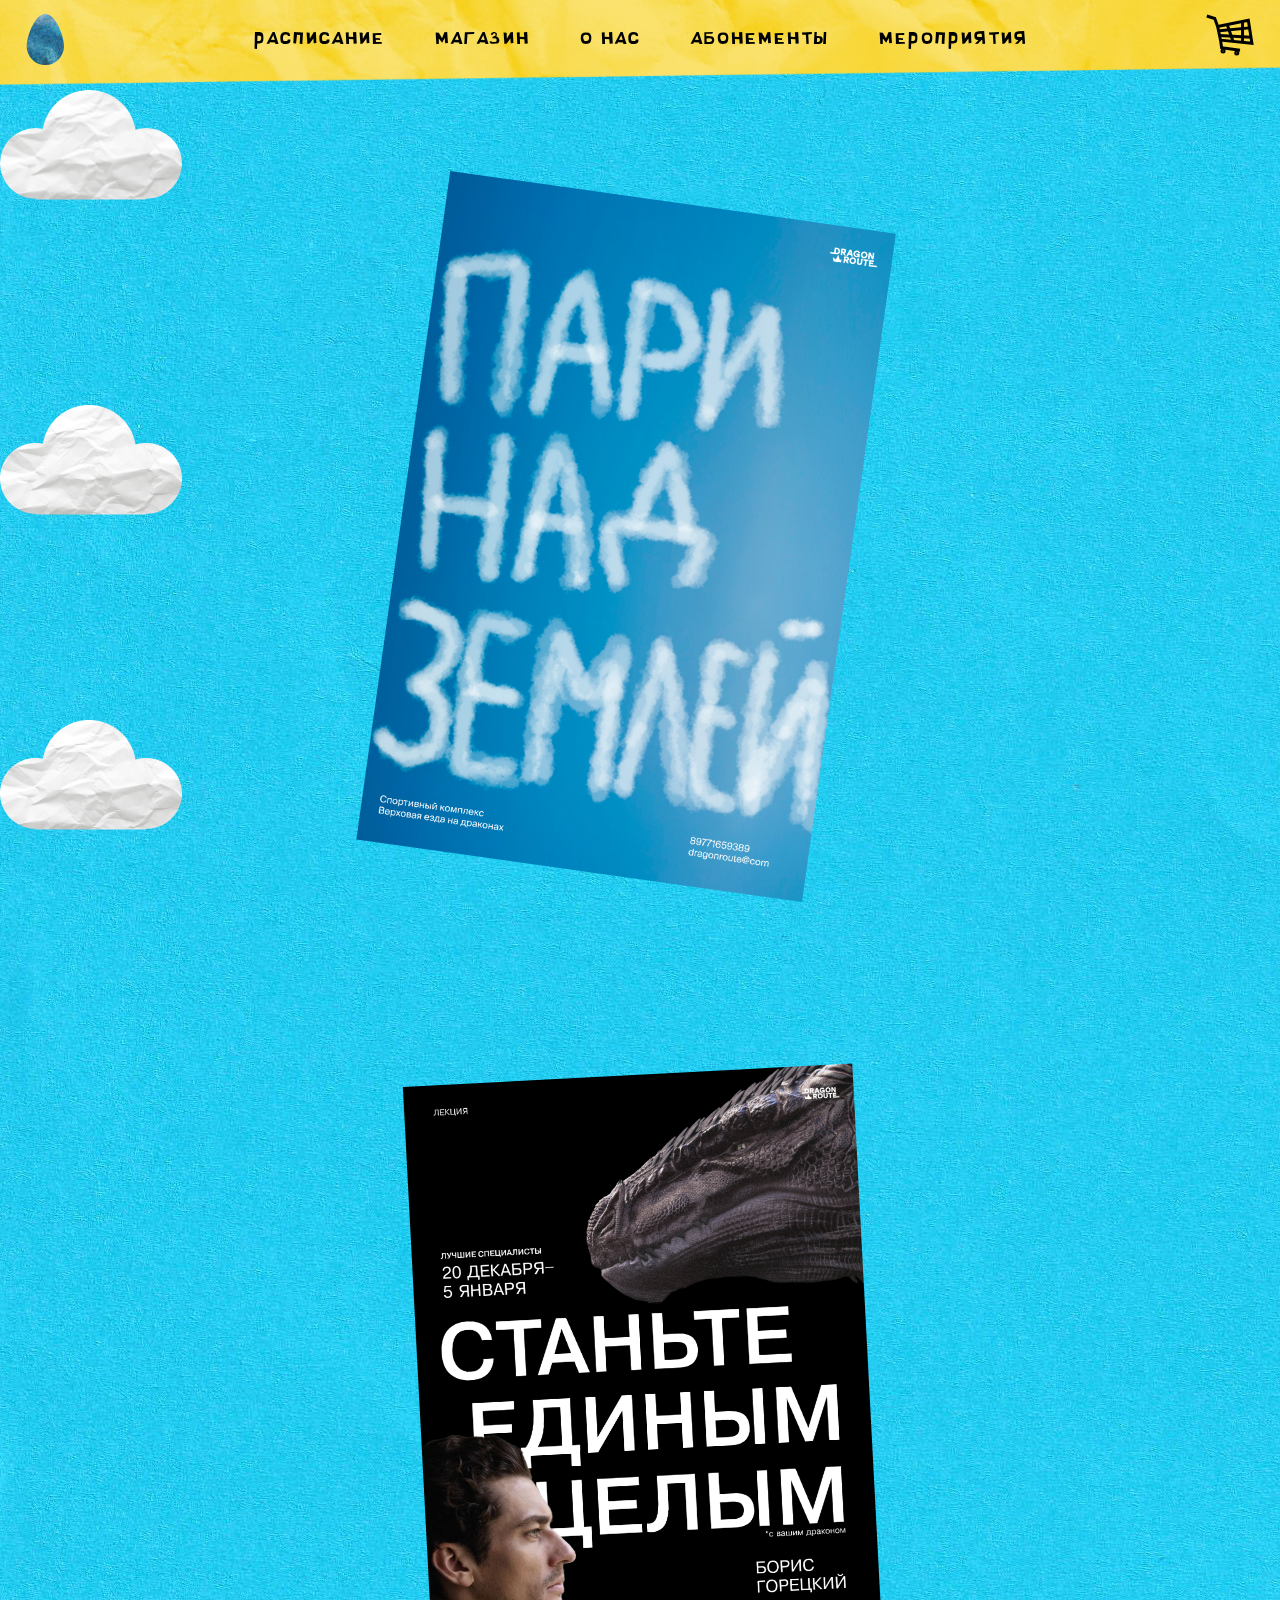
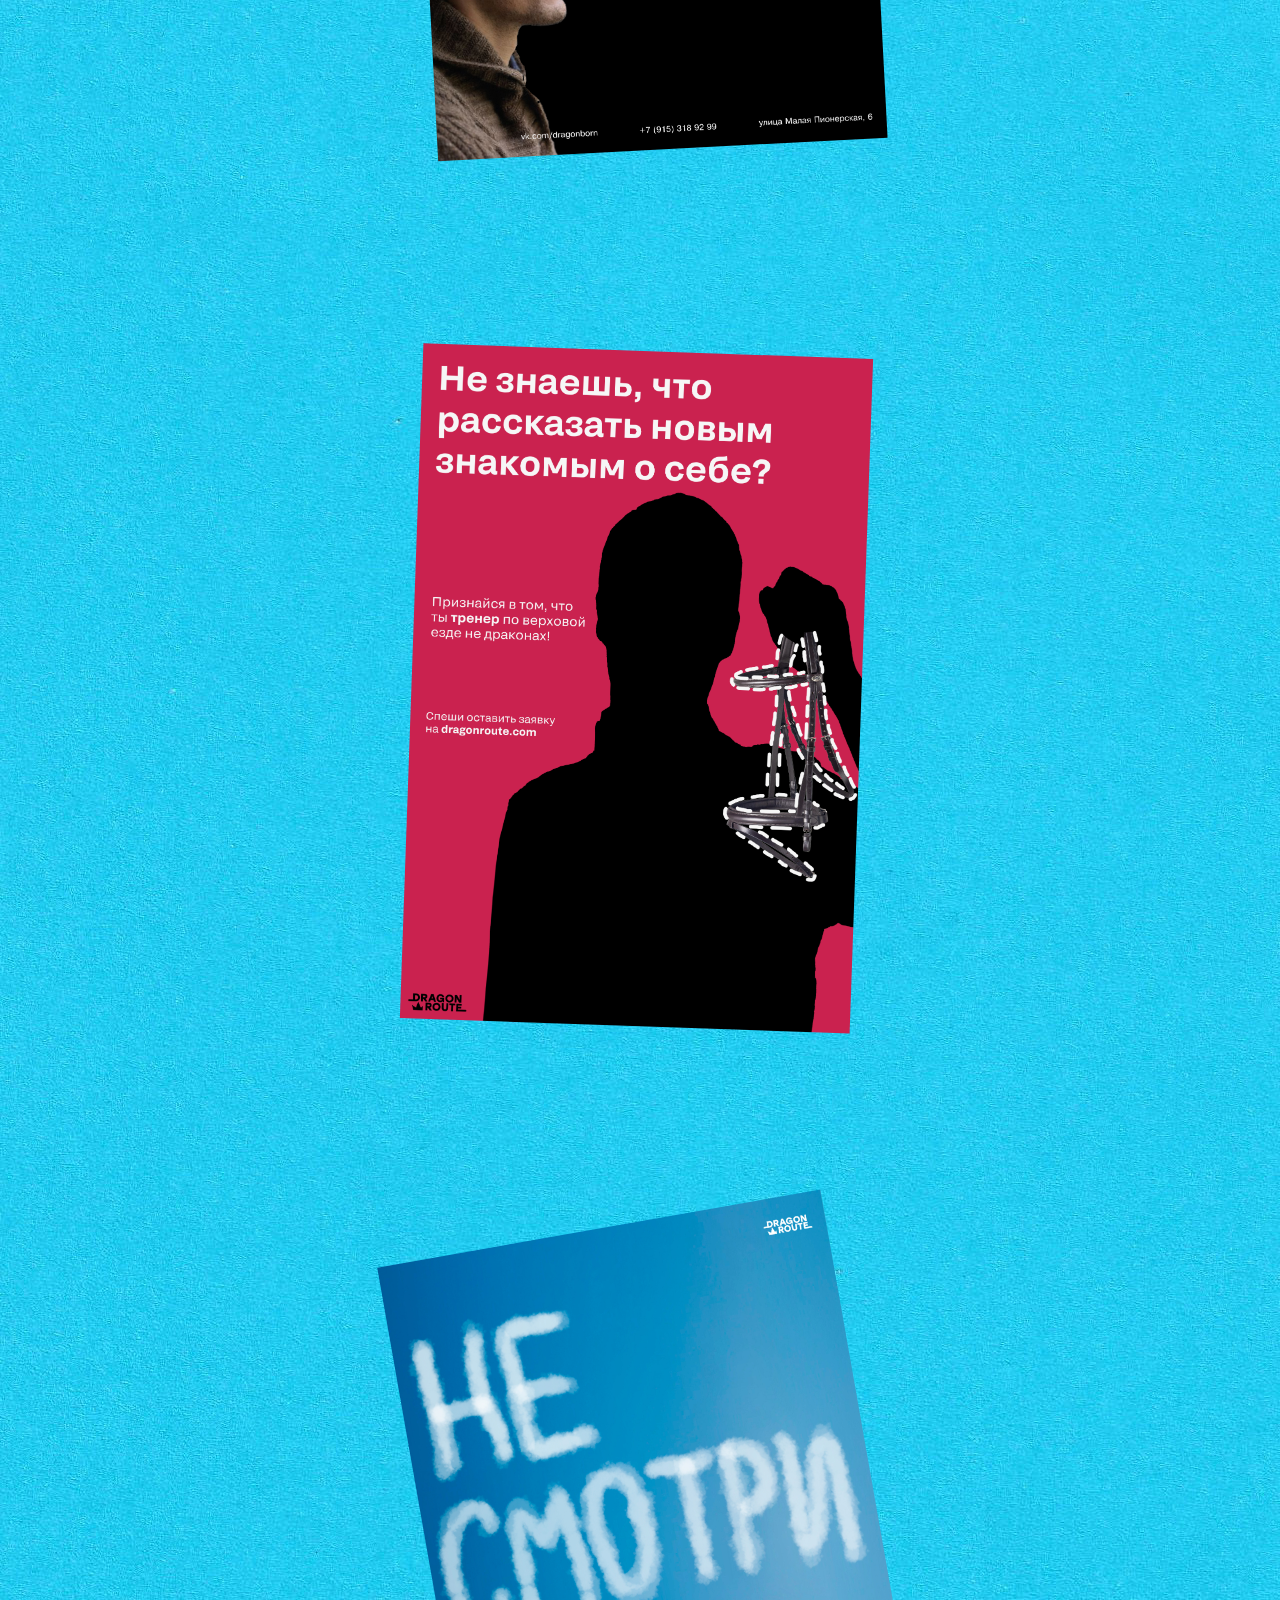
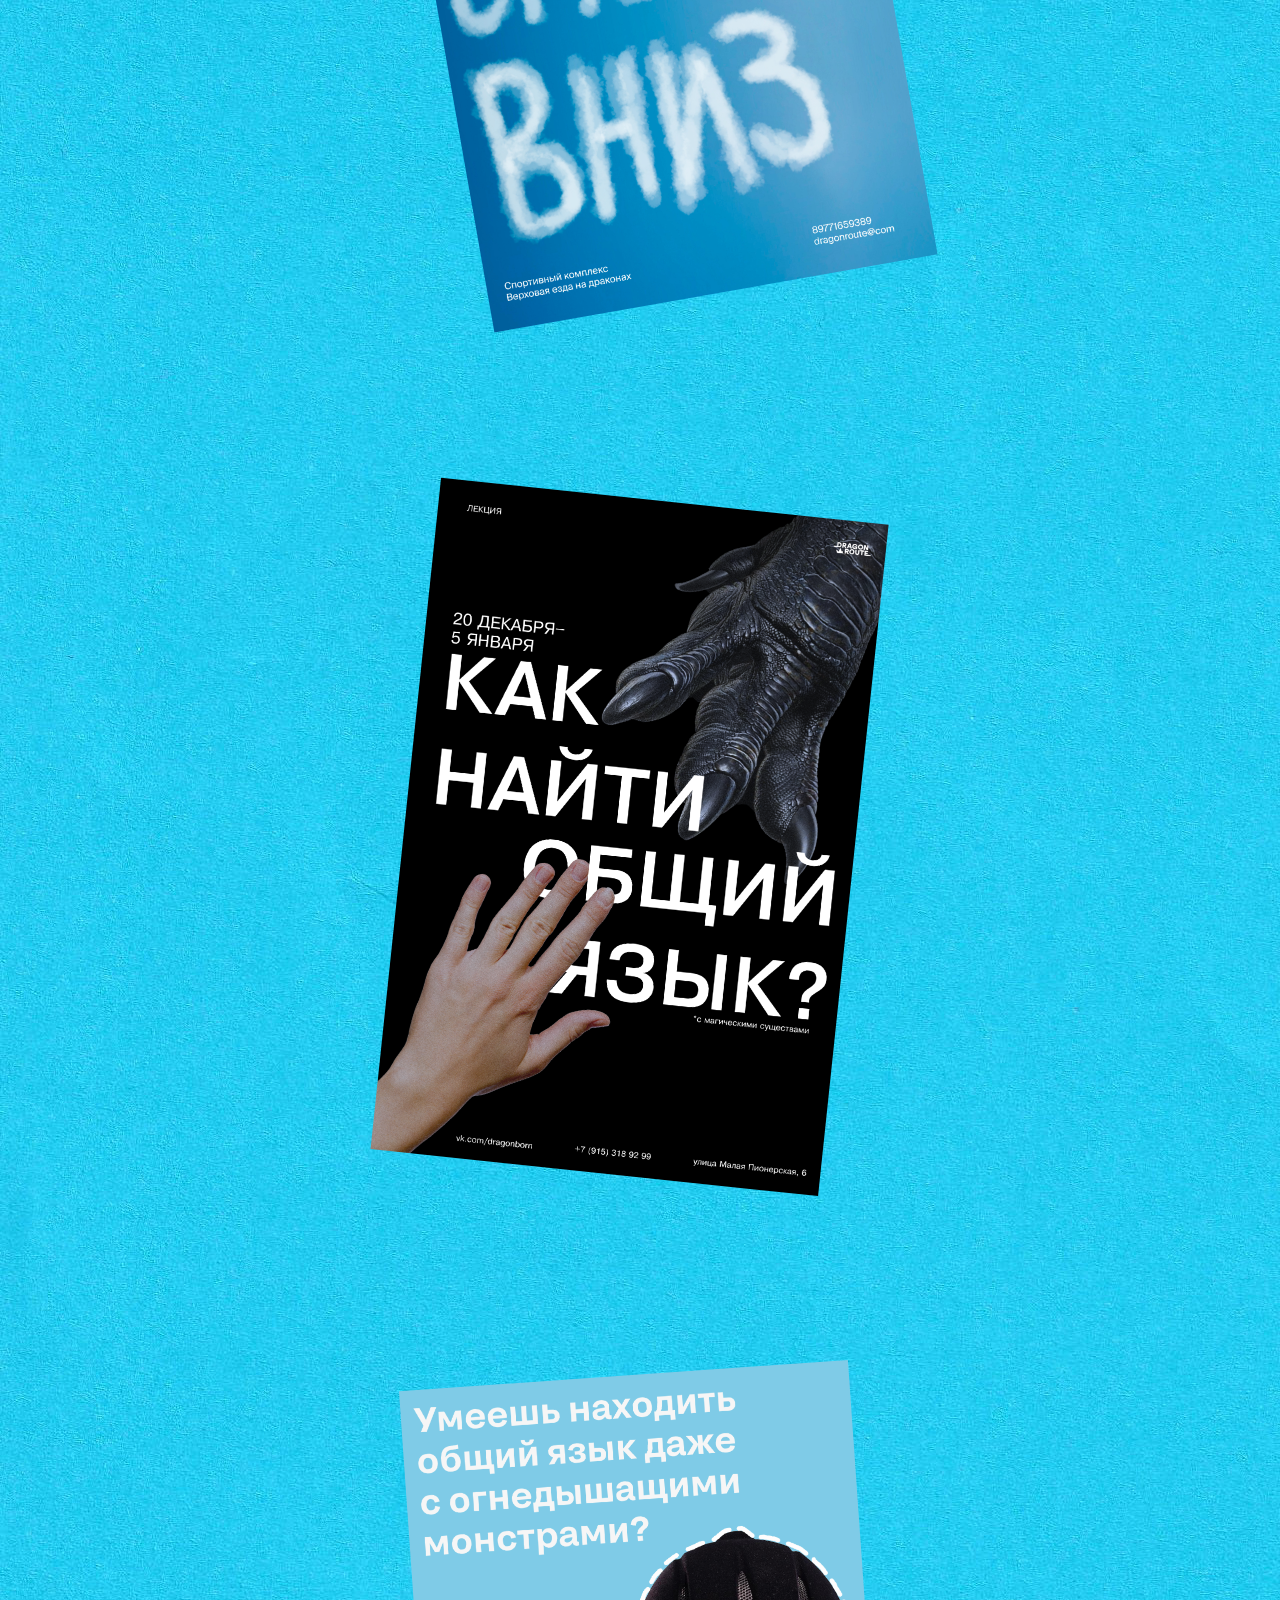
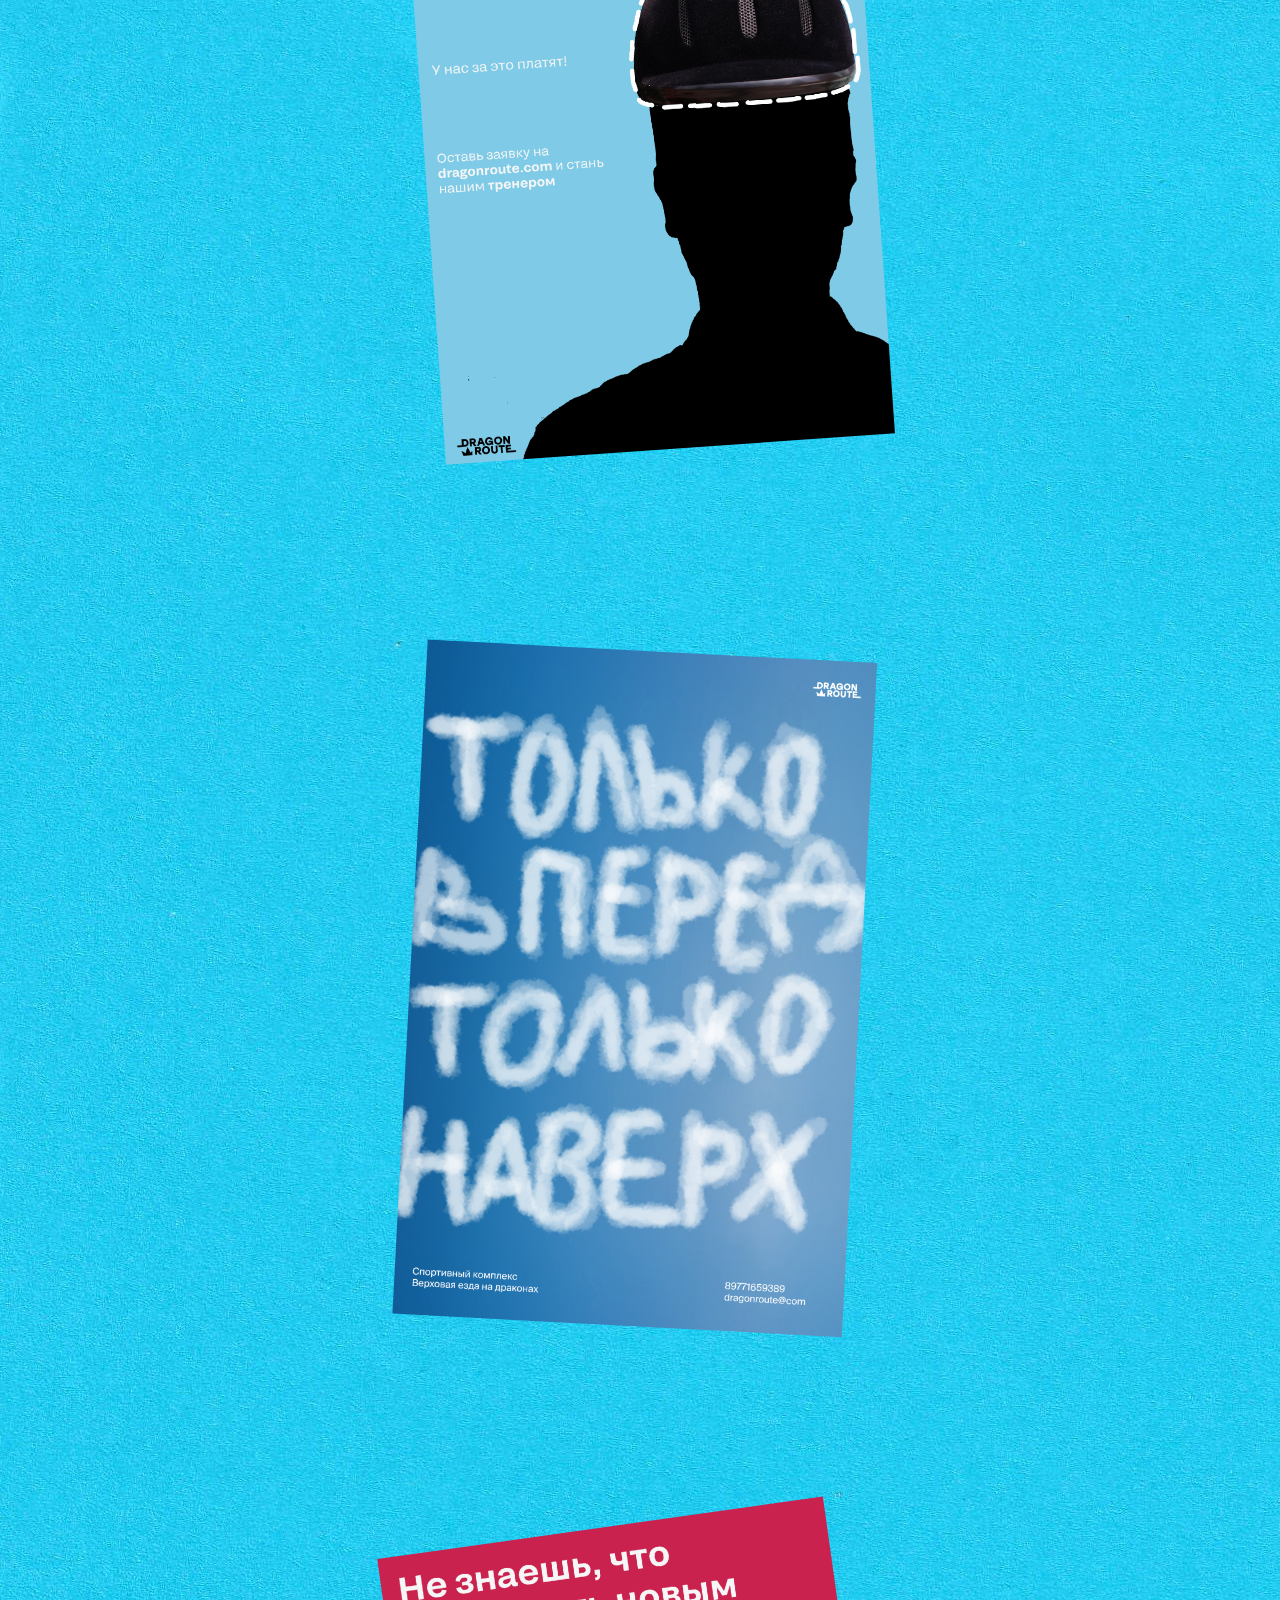
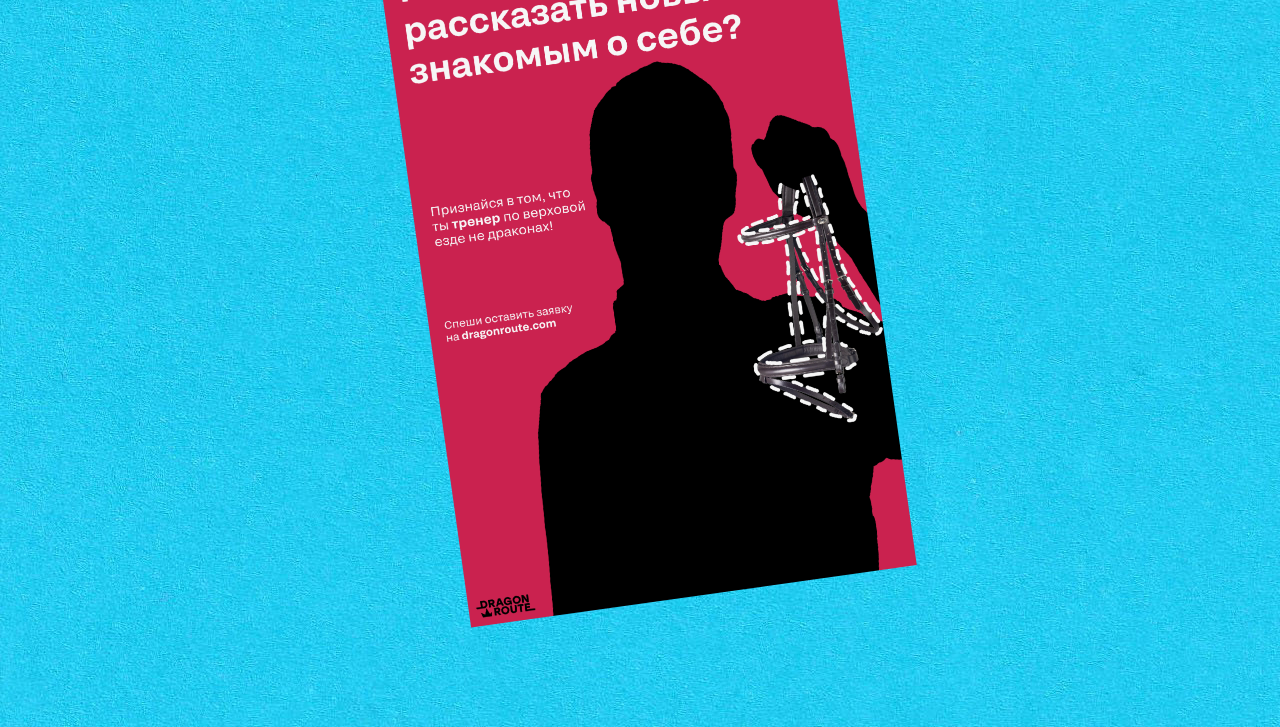
<file: events.html>
<!DOCTYPE html>
<html lang="en">
  <head>
    <meta name="viewport" content="width=device-width, initial-scale=1.0">
    <link rel="stylesheet" href="stylesheets/style.css">
    <title>Магазин</title>
    <style media="screen">
      body {
        overflow-y: scroll;
      }
    </style>
    <script src="https://ajax.googleapis.com/ajax/libs/jquery/3.6.0/jquery.min.js"></script>
    <script src="js/script.js"></script>
  </head>
  <body>
    <div class="header">
      <img class="header_picture"
         src="images/yellow.png" alt="" >

    <a href="index.html"> <img class="egg"
    src="images/egg.svg"  border="0" alt=""></a>

    <div class="middle">
       <a class="nodecorations" href="timetable.html">
        расписание
        </a>
        <a class="nodecorations" href="shop.html">
        магазин
        </a>
        <a class="nodecorations" href="aboutus.html">
          о нас
        </a>
        <a class="nodecorations" href="subscriptions.html">
        абонементы
        </a>

        <a class="nodecorations" href="events.html">
        мероприятия
        </a>
    </div>


    <img class="cart"
    src="images/cart.svg" alt="">
    </div>

    <div class="events-text">
      <img src="images/events-text.png" style="position: absolute; width: 100%; z-index: 90;">
      <p class="medium_text events-text-p">
        Лекция 15.06<br>«Взаимотношения драконов и хозяев»<br><br>психолог Борис Горецкий проведет увлекательную лекцию, посвященную модели поведения хозяев и их питомцев: как прийти к гармони, разрешать конфликты и многое другое. Не забудь посетить!
      </p>
    </div>
    <img src="images/poster10.png" class="posters poster1">
    <img src="images/poster5.png" class="posters poster2">
    <img src="images/poster1.png" class="posters poster3">
    <img src="images/poster11.png" class="posters poster4">
    <img src="images/poster6.png" class="posters poster5">
    <img src="images/poster2.png" class="posters poster6">
    <img src="images/poster9.png" class="posters poster7">
    <img src="images/poster1.png" class="posters poster8">

    <div class="cloud1">
      <img src="images/cloud.svg" alt="">
    </div>
    <div class="cloud2">
      <img src="images/cloud.png" alt="">
    </div>
    <div class="cloud3">
      <img src="images/cloud.png" alt="">
    </div>
  </body>
</html>
</file>
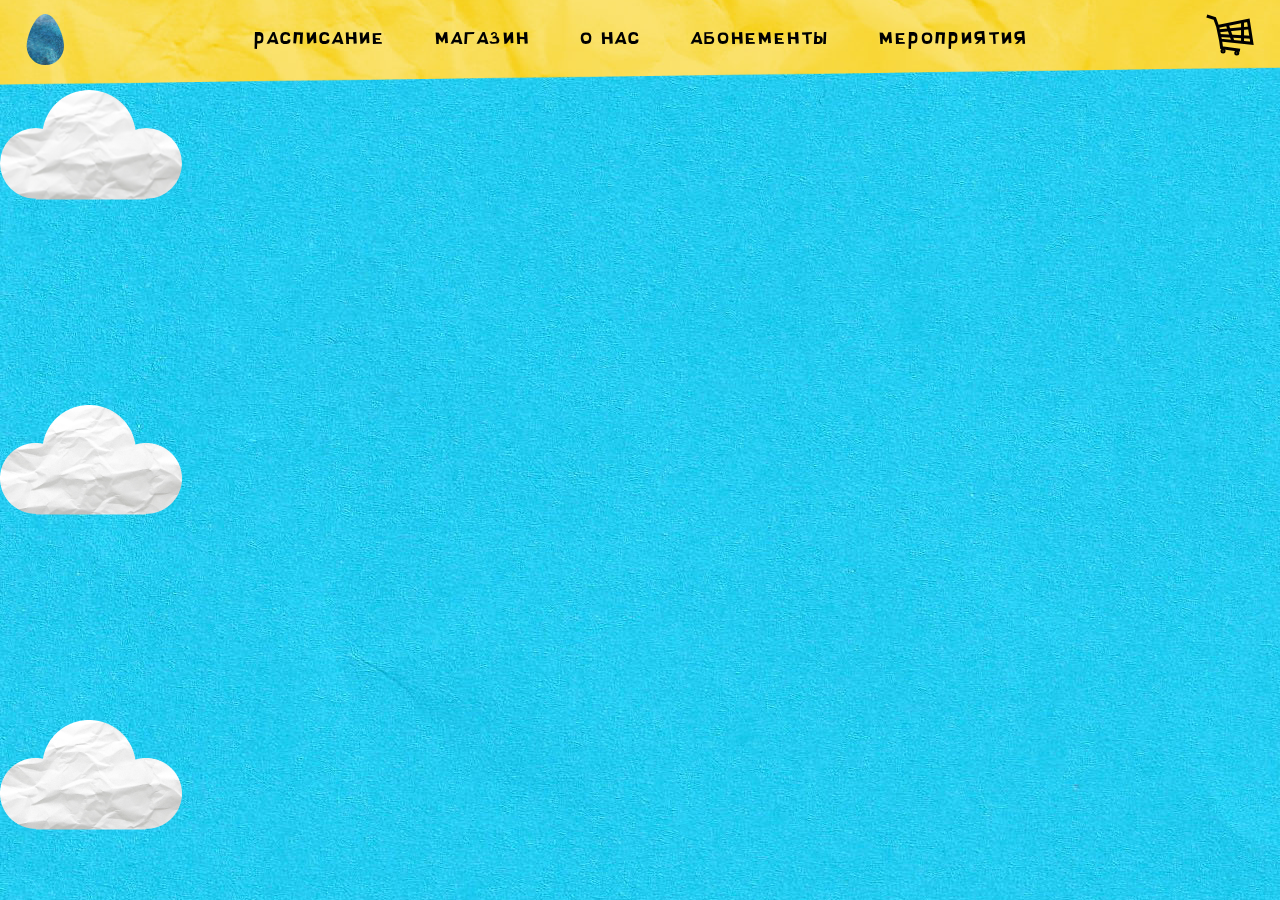
<file: shop.html>
<!DOCTYPE html>
<html lang="en">
  <head>
    <meta name="viewport" content="width=device-width, initial-scale=1.0">
    <link rel="stylesheet" href="stylesheets/style.css">
    <title>Магазин</title>
    <style media="screen">
      body {
        overflow-y: scroll;
      }
    </style>
  </head>
  <body>
    <div class="header">
      <img class="header_picture"
         src="images/yellow.png" alt="" >

    <a href="index.html"> <img class="egg"
    src="images/egg.svg"  border="0" alt=""></a>

    <div class="middle">
       <a class="nodecorations" href="timetable.html">
        расписание
        </a>
        <a class="nodecorations" href="shop.html">
        магазин
        </a>
        <a class="nodecorations" href="aboutus.html">
          о нас
        </a>
        <a class="nodecorations" href="subscriptions.html">
        абонементы
        </a>

        <a class="nodecorations" href="events.html">
        мероприятия
        </a>
    </div>


    <img class="cart"
    src="images/cart.svg" alt="">
    </div>

    <div class="cloud1">
      <img src="images/cloud.svg" alt="">
    </div>
    <div class="cloud2">
      <img src="images/cloud.png" alt="">
    </div>
    <div class="cloud3">
      <img src="images/cloud.png" alt="">
    </div>
  </body>
</html>
</file>
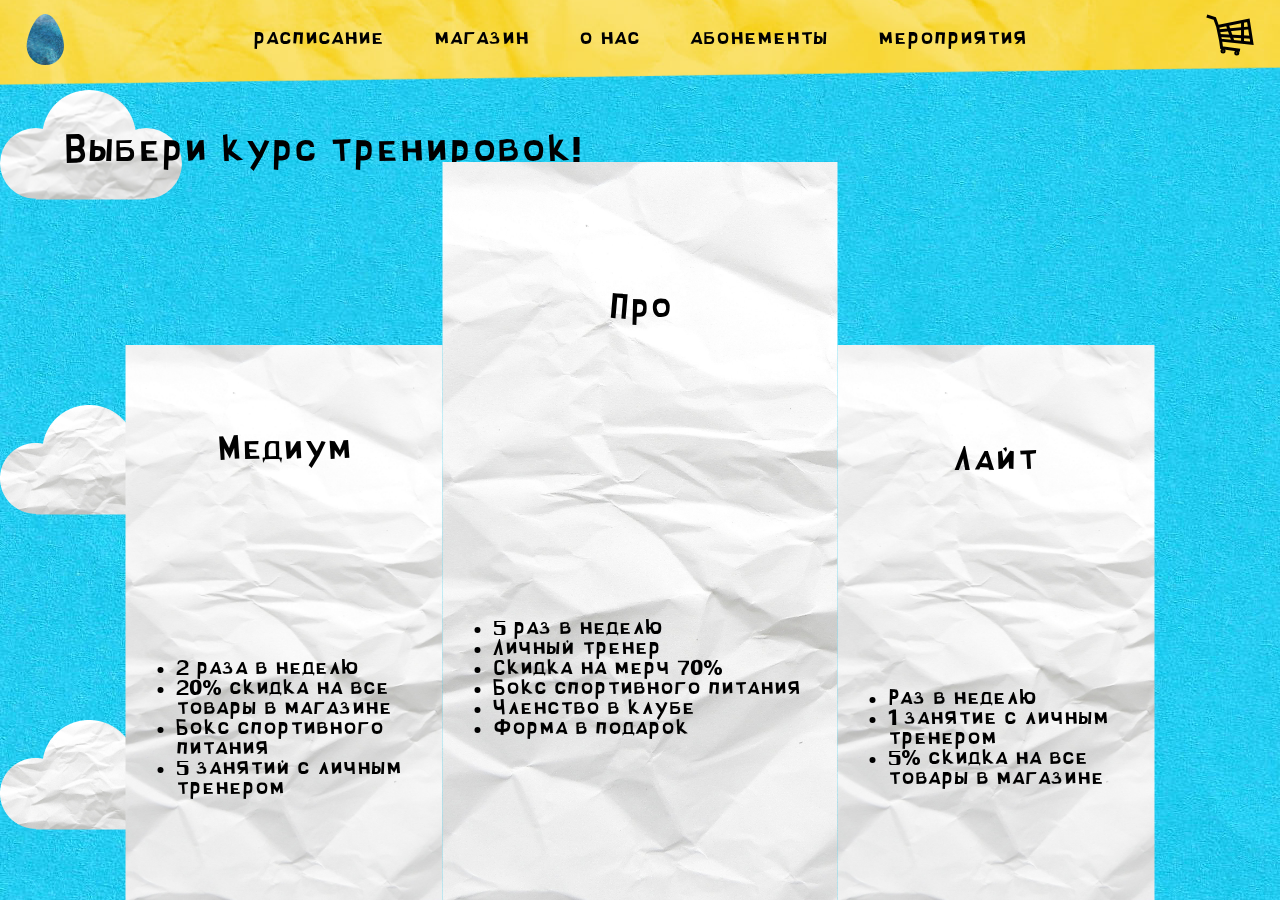
<file: subscriptions.html>
<!DOCTYPE html>
<html lang="en">

<head>
  <meta name="viewport" content="width=device-width, initial-scale=1.0">
  <link rel="stylesheet" href="stylesheets/style.css">
  <title>Абонементы</title>
</head>
<body>
  <div class="header">
    <img class="header_picture"
       src="images/yellow.png" alt="" >

  <a href="index.html"> <img class="egg"
  src="images/egg.svg"  border="0" alt=""></a>

  <div class="middle">
     <a class="nodecorations" href="timetable.html">
      расписание
      </a>
      <a class="nodecorations" href="shop.html">
      магазин
      </a>
      <a class="nodecorations" href="aboutus.html">
        о нас
      </a>
      <a class="nodecorations" href="subscriptions.html">
      абонементы
      </a>

      <a class="nodecorations" href="events.html">
      мероприятия
      </a>
  </div>


  <img class="cart"
  src="images/cart.svg" alt="">
  </div>


<div class="cloud1">
  <img src="images/cloud.svg" alt="">
</div>

<div class="cloud2">
  <img src="images/cloud.png" alt="">
</div>

<div class="cloud3">
  <img src="images/cloud.png" alt="">
</div>


<div class="h1">Выбери курс тренировок!</div>

<div class="pedestal">
  <div class="medium">
    <div class="medium_name">Медиум</div>
    <div class="medium_text">
      <ul>
        <li>2 раза в неделю</li>
<li>20% скидка на все товары в магазине</li>
<li>Бокс спортивного питания </li>
<li>5 занятий с личным тренером </li>
</ul>
</div>
</div>


<div class="pro">
  <div class="pro_name">Про</div>
  <div class="pro_text">
    <ul>
      <li>5 раз в неделю</li>
<li>Личный тренер</li>
<li>Скидка на мерч 70%</li>
<li>Бокс спортивного питания</li>
<li>Членство в клубе</li>
<li>Форма в подарок</li>
</ul>
</div>
</div>

<div class="light">
  <div class="light_name">Лайт</div>
  <div class="light_text">
    <ul>
      <li>Раз в неделю</li>
      <li>1 занятие с личным тренером </li>
      <li>5% скидка на все товары в магазине</li>
</ul>
</div>
</div>



</body>
</html>
</file>
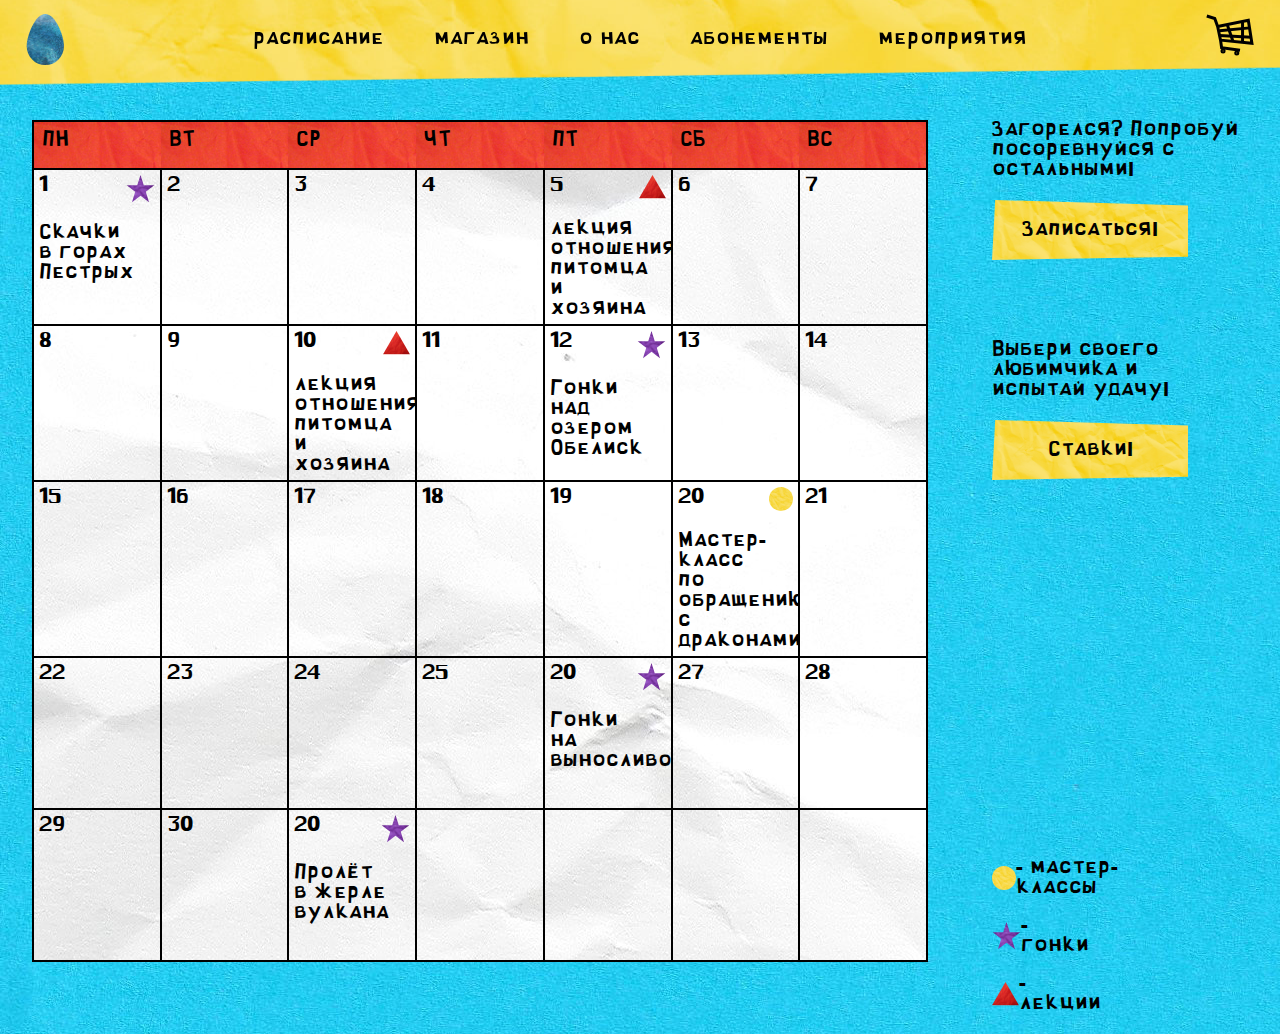
<file: timetable.html>
<!DOCTYPE html>
<html lang="en">

<head>
  <meta name="viewport" content="width=device-width, initial-scale=1.0">
  <link rel="stylesheet" href="stylesheets/style.css">
  <title>Расписание</title>
</head>
<body>


<div class="header">
  <img class="header_picture"
     src="images/yellow.png" alt="" >

<a href="index.html"> <img class="egg"
src="images/egg.svg"  border="0" alt=""></a>

<div class="middle">
   <a class="nodecorations" href="timetable.html">
    расписание
    </a>
    <a class="nodecorations" href="shop.html">
    магазин
    </a>
    <a class="nodecorations" href="aboutus.html">
      о нас
    </a>
    <a class="nodecorations" href="subscriptions.html">
    абонементы
    </a>

    <a class="nodecorations" href="events.html">
    мероприятия
    </a>
</div>


<img class="cart"
src="images/cart.svg" alt="">
</div>

<div class="container">
  <table>
    <tr>
      <th>ПН</th>
      <th>ВТ</th>
      <th>СР</th>
      <th>ЧТ</th>
      <th>ПТ</th>
      <th>СБ</th>
      <th>ВС</th>
  </tr>
  <tr>
    <td> <div class="star">
      <p> 1 </p>
    <img src="images/star.svg" alt="">
    </div>
      <br>
    Скачки <br>  в горах Пестрых
  </td>
    <td>2</td>
    <td>3</td>
    <td>4</td>
    <td> <div class="triangle">
      <p> 5 </p>
    <img src="images/triangle.svg" alt="">
    </div>
      <br> лекция  <br>
  отношения <br>
  питомца и хозяина
  </td>
    <td>6</td>
    <td>7</td>
  </tr>
  <tr>
    <td>8</td>
    <td>9</td>
    <td> <div class="triangle">
      <p> 10 </p>
    <img src="images/triangle.svg" alt="">
  </div>
     <br> лекция  <br>
    отношения <br>
    питомца и хозяина
  </td>
    <td>11</td>
    <td> <div class="star">
      <p> 12 </p>
    <img src="images/star.svg" alt="">
    </div> <br>
    Гонки <br> над озером Обелиск
  </td>
    <td>13</td>
    <td>14</td>
  </tr>
  <tr>
    <td>15</td>
    <td>16</td>
    <td>17</td>
    <td>18</td>
    <td>19</td>
    <td> <div class="circle">
      <p> 20 </p>
    <img src="images/circle.svg" alt="">
    </div>
    <br> Мастер-класс <br> по обращению <br> с драконами

    </td>
    <td>21</td>
  </tr>
  <tr>
    <td>22</td>
    <td>23</td>
    <td>24</td>
    <td>25</td>
    <td> <div class="star">
      <p> 20 </p>
    <img src="images/star.svg" alt="">
    </div>

       <br> Гонки <br>  на выносливость

    </td>
    <td>27</td>
    <td>28</td>
  </tr>
  <tr>
    <td>29</td>
    <td>30</td>
    <td> <div class="star">
      <p> 20 </p>
    <img src="images/star.svg" alt="">
    </div> <br> Пролёт <br>
  в жерле <br>
  вулкана
  </td>
    <td></td>
    <td></td>
    <td></td>
    <td></td>
  </tr>
</table>


<div class="form_text">
<p> Загорелся?  Попробуй <br> посоревнуйся
с остальными! </p>

<div class="timetable_button">
  Записаться!
</div>


<div class="form_text2">
<p> Выбери своего любимчика
и испытай удачу! </p>

<div class="timetable_button">
  Ставки!



</div>
</div>

<div class="meanings">

  <div class="circle2">
  <img src="images/circle.svg" >
  <p> - мастер-классы </p>
</div>

  <div class="star2">
      <img src="images/star.svg" >
    <p> - гонки</p>
  </div>
  <div class="triangle2">
      <img src="images/triangle.svg" >
    <p> - лекции</p>

  </div>
</div>




</body>
</html>
</file>
<file: stylesheets/style.css>
@import "reset.css";
@import "layout.css";
@import "responsive.css";
@import "animation.css";
@font-face {
  font-family: 'South Park Cyrillic';
  src: url('../fonts/South Park Cyrillic.ttf') format("truetype");
}
</file>
